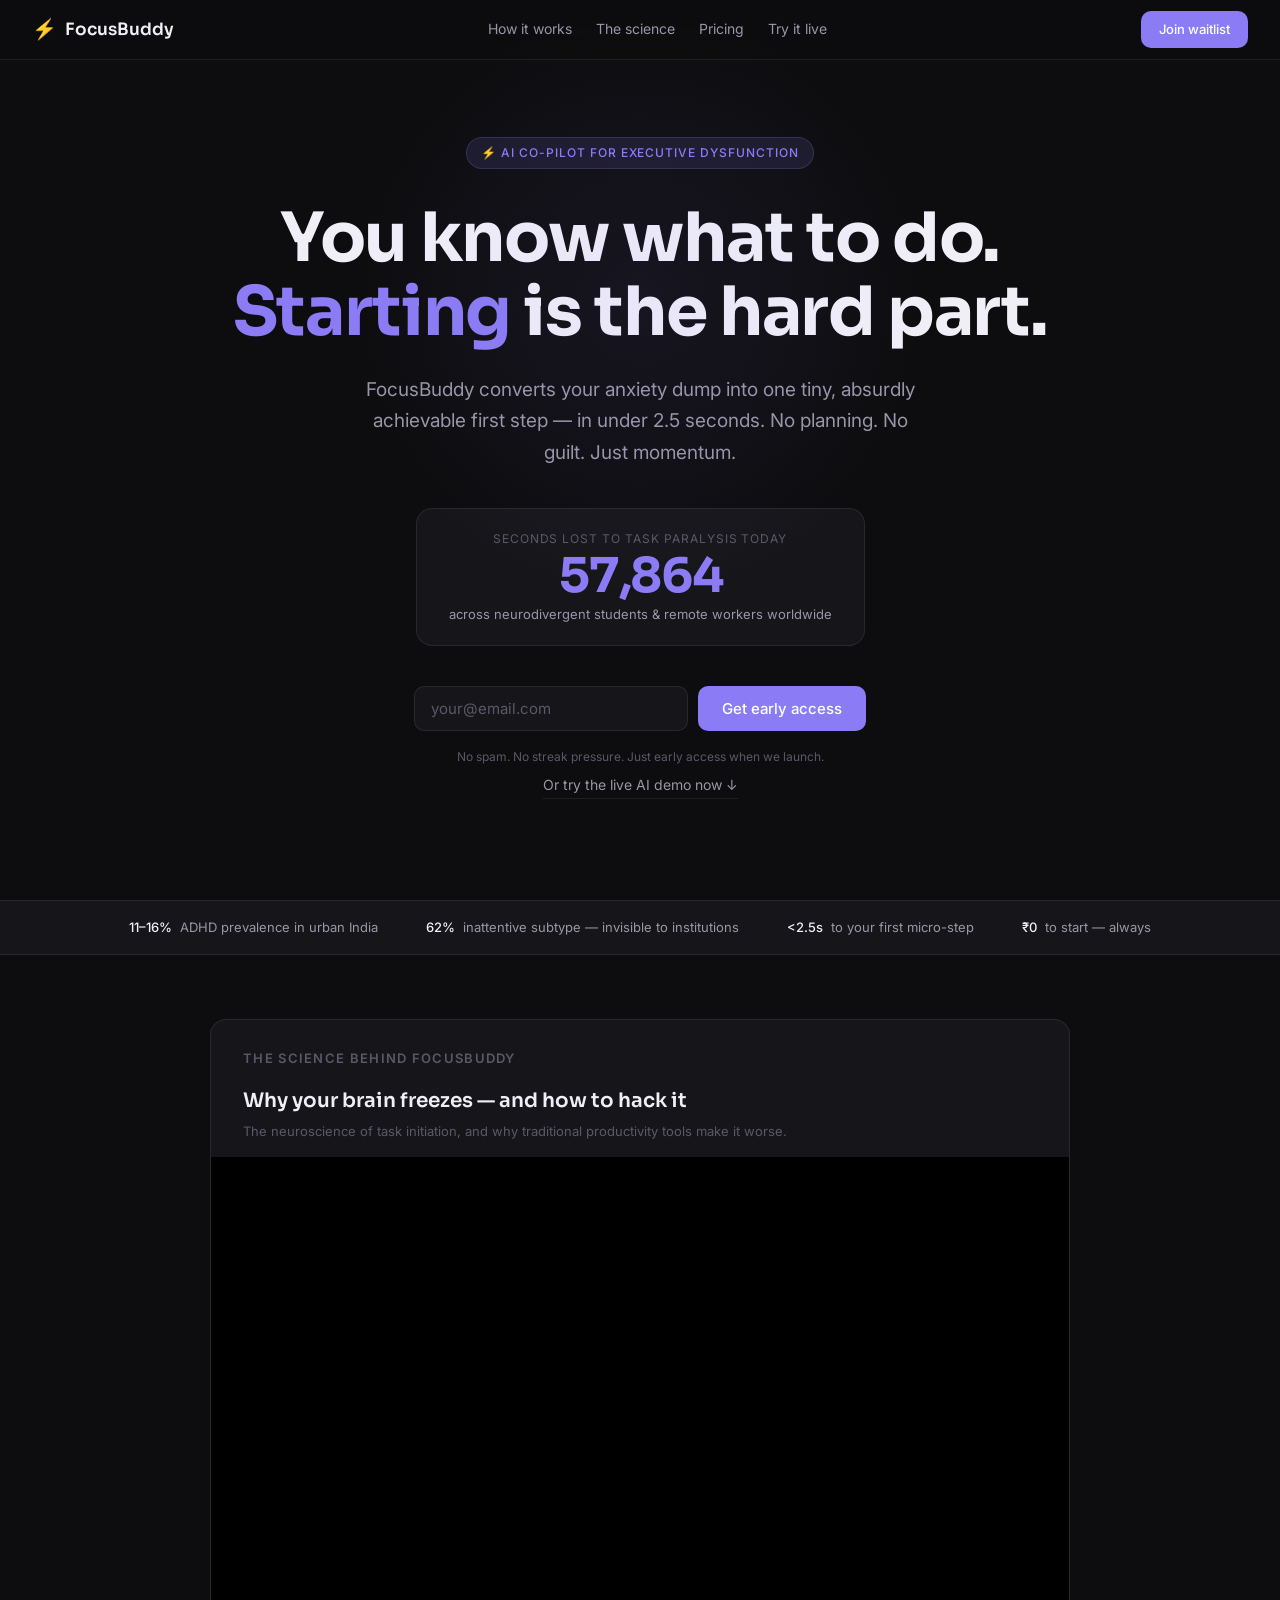
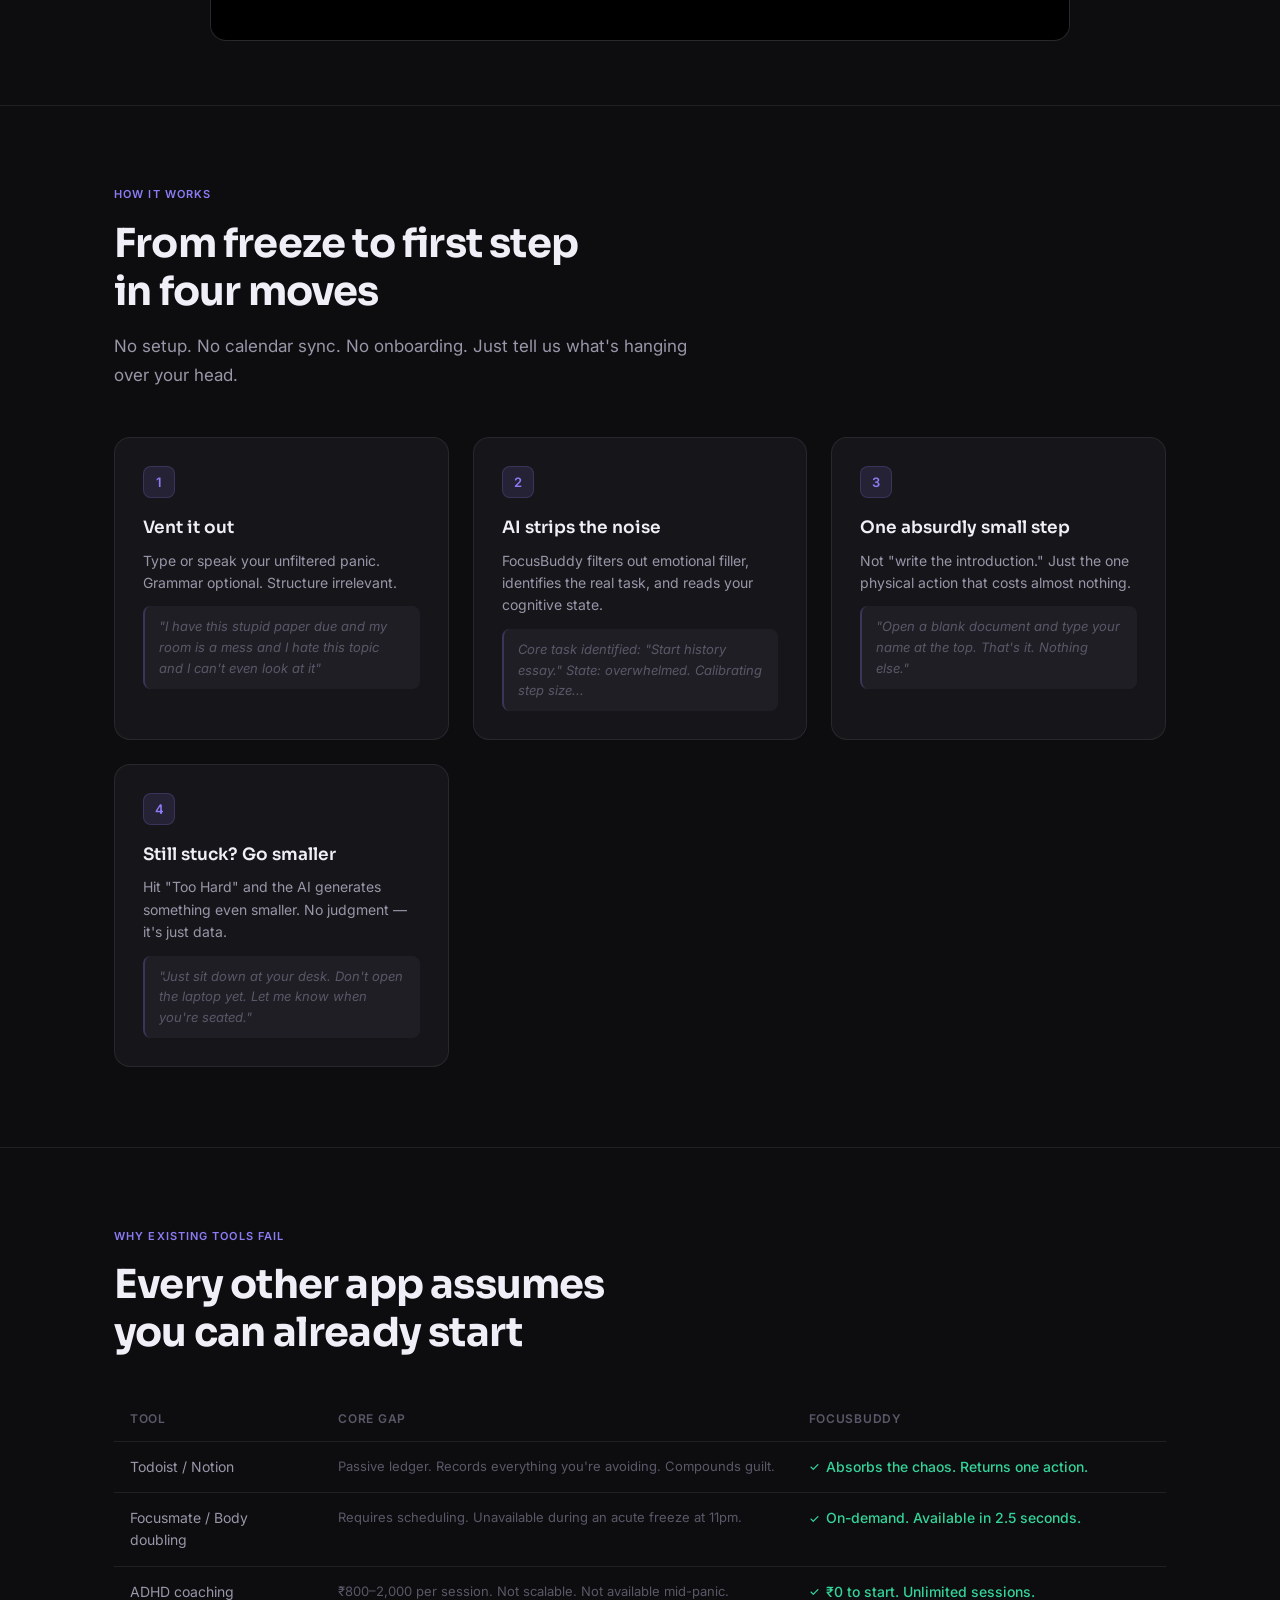
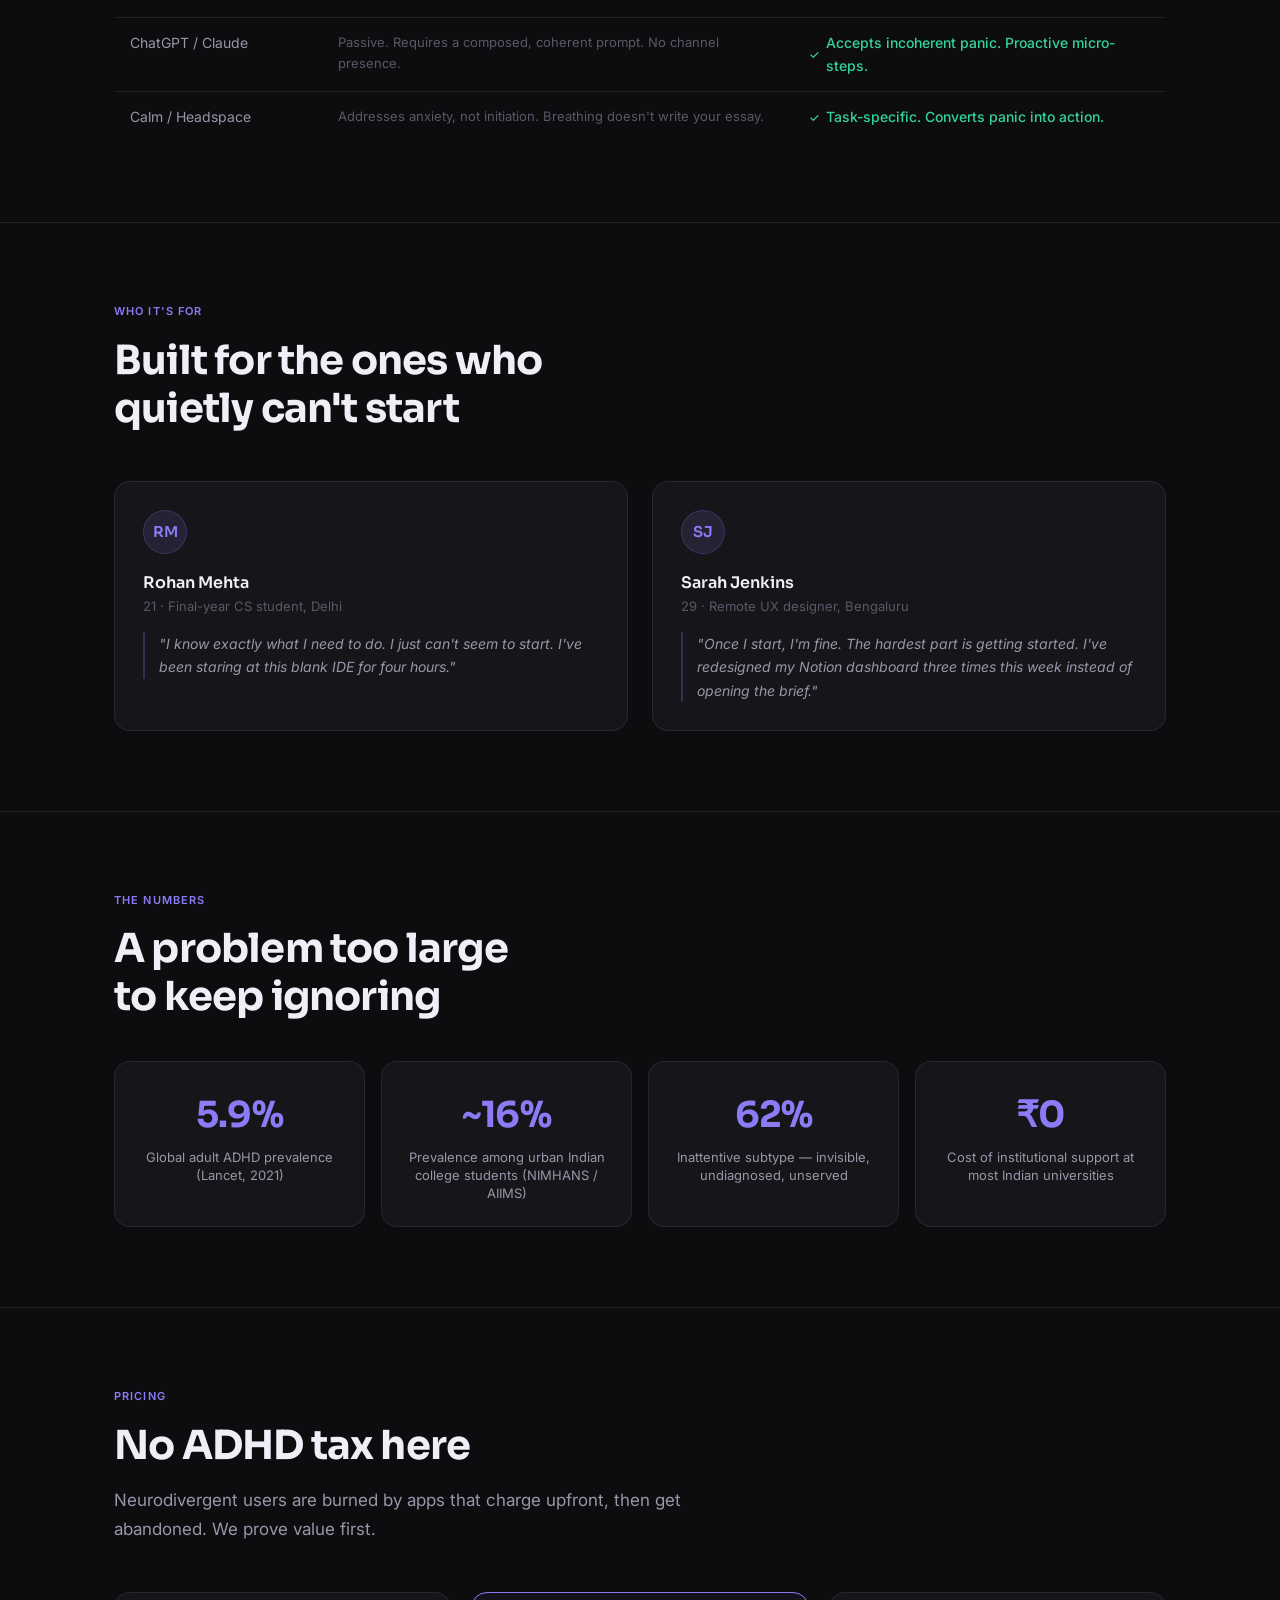
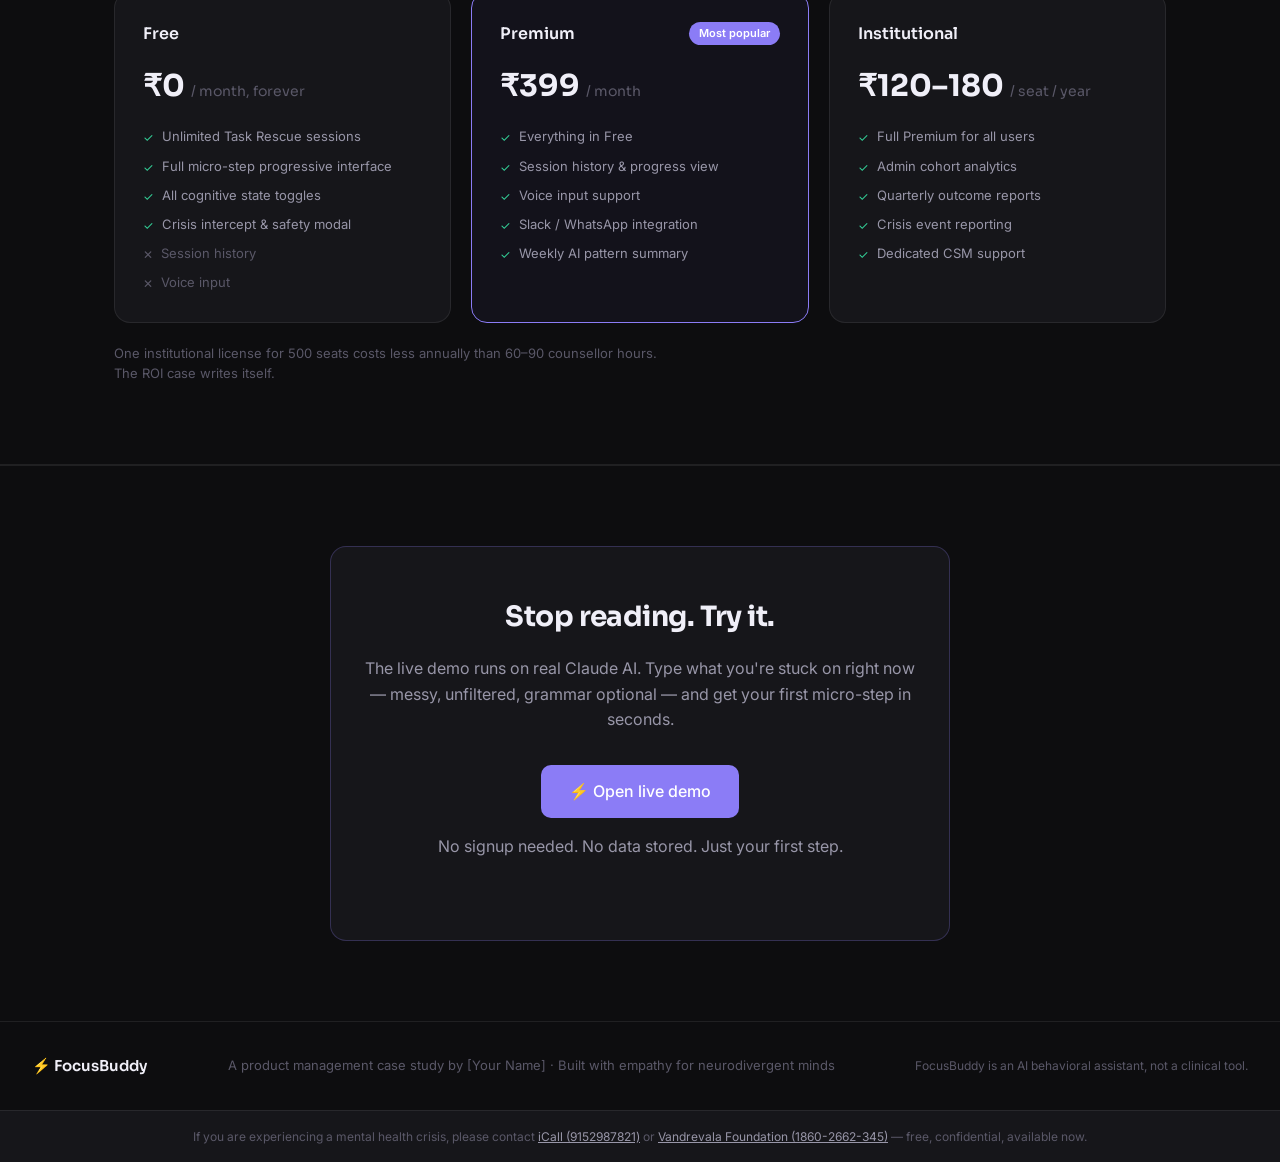
<file: docs/index.html>
<!DOCTYPE html>
<html lang="en">
<head>
<meta charset="UTF-8">
<meta name="viewport" content="width=device-width, initial-scale=1.0">
<title>FocusBuddy — Break the freeze. Take one step.</title>
<meta name="description" content="AI co-pilot for ADHD and executive dysfunction. Stop the paralysis loop. Get your first micro-step in seconds.">
<link rel="preconnect" href="https://fonts.googleapis.com">
<link rel="preconnect" href="https://fonts.gstatic.com" crossorigin>
<link href="https://fonts.googleapis.com/css2?family=Inter:wght@300;400;500;600&family=Sora:wght@400;600;700&display=swap" rel="stylesheet">

<style>
  *, *::before, *::after { box-sizing: border-box; margin: 0; padding: 0; }

  :root {
    --bg: #0D0D0F;
    --surface: #16161A;
    --surface-2: #1E1E24;
    --border: rgba(255,255,255,0.08);
    --border-hover: rgba(255,255,255,0.16);
    --violet: #8B7CF6;
    --violet-soft: rgba(139,124,246,0.12);
    --violet-mid: rgba(139,124,246,0.25);
    --green: #34D399;
    --text-primary: #F0EFF8;
    --text-secondary: #9896A8;
    --text-muted: #5A5868;
    --font-display: 'Sora', sans-serif;
    --font-body: 'Inter', sans-serif;
    --radius: 10px;
    --radius-lg: 16px;
  }

  html { scroll-behavior: smooth; }

  body {
    background: var(--bg);
    color: var(--text-primary);
    font-family: var(--font-body);
    line-height: 1.6;
    -webkit-font-smoothing: antialiased;
  }

  /* NAV */
  nav {
    position: fixed; top: 0; left: 0; right: 0; z-index: 100;
    display: flex; align-items: center; justify-content: space-between;
    padding: 0 2rem; height: 60px;
    background: rgba(13,13,15,0.85);
    backdrop-filter: blur(12px);
    border-bottom: 1px solid var(--border);
  }
  .nav-logo { font-family: var(--font-display); font-size: 17px; font-weight: 600; color: var(--text-primary); display: flex; align-items: center; gap: 8px; text-decoration: none; }
  .nav-logo .bolt { color: var(--violet); font-size: 20px; }
  .nav-links { display: flex; align-items: center; gap: 1.5rem; }
  .nav-links a { font-size: 14px; color: var(--text-secondary); text-decoration: none; transition: color 0.15s; }
  .nav-links a:hover { color: var(--text-primary); }
  .nav-cta { background: var(--violet); color: #fff; border: none; border-radius: var(--radius); padding: 8px 18px; font-size: 13px; font-weight: 500; cursor: pointer; font-family: var(--font-body); text-decoration: none; transition: opacity 0.15s; }
  .nav-cta:hover { opacity: 0.85; }

  /* HERO */
  .hero {
    min-height: 100vh;
    display: flex; flex-direction: column; align-items: center; justify-content: center;
    padding: 100px 1.5rem 4rem;
    text-align: center;
    position: relative; overflow: hidden;
  }
  .hero::before {
    content: '';
    position: absolute; top: 0; left: 50%; transform: translateX(-50%);
    width: 600px; height: 600px;
    background: radial-gradient(circle, rgba(139,124,246,0.08) 0%, transparent 70%);
    pointer-events: none;
  }

  .hero-eyebrow {
    display: inline-flex; align-items: center; gap: 6px;
    font-size: 12px; font-weight: 500; letter-spacing: 0.08em; text-transform: uppercase;
    color: var(--violet); background: var(--violet-soft);
    border: 1px solid rgba(139,124,246,0.2);
    border-radius: 20px; padding: 5px 14px; margin-bottom: 2rem;
  }

  .hero h1 {
    font-family: var(--font-display);
    font-size: clamp(36px, 6vw, 68px);
    font-weight: 700; line-height: 1.1;
    color: var(--text-primary);
    max-width: 820px; margin-bottom: 1.5rem;
    letter-spacing: -0.02em;
  }
  .hero h1 em { font-style: normal; color: var(--violet); }

  .hero-sub {
    font-size: clamp(16px, 2vw, 19px);
    color: var(--text-secondary);
    max-width: 560px; margin-bottom: 2.5rem;
    line-height: 1.65;
  }

  /* FREEZE COUNTER */
  .freeze-counter {
    background: var(--surface);
    border: 1px solid var(--border);
    border-radius: var(--radius-lg);
    padding: 1.25rem 2rem;
    margin-bottom: 2.5rem;
    display: inline-flex; flex-direction: column; align-items: center; gap: 4px;
  }
  .counter-label { font-size: 12px; color: var(--text-muted); text-transform: uppercase; letter-spacing: 0.08em; }
  .counter-number {
    font-family: var(--font-display);
    font-size: 48px; font-weight: 700;
    color: var(--violet);
    letter-spacing: -0.03em;
    line-height: 1;
    font-variant-numeric: tabular-nums;
  }
  .counter-sub { font-size: 13px; color: var(--text-secondary); }

  /* WAITLIST FORM */
  .waitlist-form {
    display: flex; gap: 10px; flex-wrap: wrap; justify-content: center;
    margin-bottom: 1rem; width: 100%; max-width: 480px;
  }
  .waitlist-form input[type="email"] {
    flex: 1; min-width: 220px;
    background: var(--surface); border: 1px solid var(--border);
    border-radius: var(--radius); padding: 12px 16px;
    font-size: 15px; color: var(--text-primary);
    font-family: var(--font-body);
    transition: border-color 0.15s;
    outline: none;
  }
  .waitlist-form input[type="email"]:focus { border-color: var(--violet); }
  .waitlist-form input[type="email"]::placeholder { color: var(--text-muted); }
  .btn-waitlist {
    background: var(--violet); color: #fff;
    border: none; border-radius: var(--radius);
    padding: 12px 24px; font-size: 15px; font-weight: 500;
    cursor: pointer; font-family: var(--font-body);
    white-space: nowrap; transition: opacity 0.15s;
  }
  .btn-waitlist:hover { opacity: 0.85; }
  .waitlist-note { font-size: 12px; color: var(--text-muted); }
  .waitlist-success {
    display: none; align-items: center; gap: 8px;
    background: rgba(52,211,153,0.1); border: 1px solid rgba(52,211,153,0.2);
    border-radius: var(--radius); padding: 12px 20px;
    font-size: 14px; color: var(--green); margin-bottom: 1rem;
  }

  .hero-demo-link {
    display: inline-flex; align-items: center; gap: 6px;
    font-size: 14px; color: var(--text-secondary);
    text-decoration: none; margin-top: 0.5rem;
    border-bottom: 1px solid var(--border); padding-bottom: 1px;
    transition: color 0.15s;
  }
  .hero-demo-link:hover { color: var(--violet); border-color: var(--violet); }

  /* SOCIAL PROOF BAR */
  .proof-bar {
    background: var(--surface);
    border-top: 1px solid var(--border);
    border-bottom: 1px solid var(--border);
    padding: 1rem 2rem;
    display: flex; align-items: center; justify-content: center;
    gap: 3rem; flex-wrap: wrap;
  }
  .proof-item { display: flex; align-items: center; gap: 8px; font-size: 13px; color: var(--text-secondary); }
  .proof-item strong { color: var(--text-primary); font-weight: 500; }

  /* SECTIONS */
  section { padding: 5rem 1.5rem; max-width: 1100px; margin: 0 auto; }
  .section-eyebrow { font-size: 11px; font-weight: 600; letter-spacing: 0.1em; text-transform: uppercase; color: var(--violet); margin-bottom: 1rem; }
  .section-title { font-family: var(--font-display); font-size: clamp(26px, 4vw, 40px); font-weight: 700; color: var(--text-primary); line-height: 1.2; margin-bottom: 1rem; letter-spacing: -0.02em; }
  .section-body { font-size: 17px; color: var(--text-secondary); line-height: 1.7; max-width: 600px; }

  /* VIDEO SECTION */
  .video-section { padding: 4rem 1.5rem; }
  .video-wrap {
    max-width: 860px; margin: 0 auto;
    background: var(--surface); border: 1px solid var(--border);
    border-radius: var(--radius-lg); overflow: hidden;
  }
  .video-header { padding: 1.5rem 2rem 1rem; }
  .video-header p { font-size: 13px; color: var(--text-muted); margin-top: 4px; }
  .video-header h2 { font-family: var(--font-display); font-size: 20px; font-weight: 600; color: var(--text-primary); }
  .video-embed {
    position: relative; padding-bottom: 56.25%; height: 0; overflow: hidden;
    background: #000;
  }
  .video-embed iframe {
    position: absolute; top: 0; left: 0; width: 100%; height: 100%;
    border: none;
  }

  /* HOW IT WORKS */
  .how-grid {
    display: grid; grid-template-columns: repeat(auto-fit, minmax(280px, 1fr));
    gap: 1.5rem; margin-top: 3rem;
  }
  .how-card {
    background: var(--surface); border: 1px solid var(--border);
    border-radius: var(--radius-lg); padding: 1.75rem;
    transition: border-color 0.2s;
  }
  .how-card:hover { border-color: var(--border-hover); }
  .how-step {
    width: 32px; height: 32px; border-radius: 8px;
    background: var(--violet-soft); border: 1px solid rgba(139,124,246,0.2);
    display: flex; align-items: center; justify-content: center;
    font-size: 13px; font-weight: 600; color: var(--violet);
    margin-bottom: 1rem;
  }
  .how-card h3 { font-family: var(--font-display); font-size: 17px; font-weight: 600; color: var(--text-primary); margin-bottom: 8px; }
  .how-card p { font-size: 14px; color: var(--text-secondary); line-height: 1.6; }
  .how-example {
    margin-top: 12px; background: var(--surface-2);
    border-radius: 8px; padding: 10px 14px;
    font-size: 13px; color: var(--text-muted); font-style: italic;
    border-left: 2px solid var(--violet-mid);
  }

  /* COMPARISON */
  .compare-table {
    width: 100%; border-collapse: collapse; margin-top: 2.5rem;
    font-size: 14px;
  }
  .compare-table th {
    padding: 12px 16px; text-align: left;
    font-size: 12px; font-weight: 600; letter-spacing: 0.06em; text-transform: uppercase;
    color: var(--text-muted); border-bottom: 1px solid var(--border);
  }
  .compare-table td { padding: 14px 16px; border-bottom: 1px solid var(--border); vertical-align: top; }
  .compare-table tr:last-child td { border-bottom: none; }
  .compare-table td:first-child { color: var(--text-secondary); }
  .compare-table td.gap { color: var(--text-muted); font-size: 13px; }
  .fb-cell { color: var(--green); font-weight: 500; display: flex; align-items: center; gap: 6px; }
  .fb-cell::before { content: '✓'; font-size: 12px; }
  .compare-table tr:hover td { background: rgba(255,255,255,0.02); }

  /* PERSONAS */
  .persona-grid { display: grid; grid-template-columns: repeat(auto-fit, minmax(300px, 1fr)); gap: 1.5rem; margin-top: 3rem; }
  .persona-card {
    background: var(--surface); border: 1px solid var(--border);
    border-radius: var(--radius-lg); padding: 1.75rem;
  }
  .persona-avatar {
    width: 44px; height: 44px; border-radius: 50%;
    background: var(--violet-soft); border: 1px solid rgba(139,124,246,0.2);
    display: flex; align-items: center; justify-content: center;
    font-family: var(--font-display); font-size: 15px; font-weight: 600; color: var(--violet);
    margin-bottom: 1rem;
  }
  .persona-card h3 { font-family: var(--font-display); font-size: 16px; font-weight: 600; color: var(--text-primary); }
  .persona-card .role { font-size: 13px; color: var(--text-muted); margin-bottom: 1rem; }
  .persona-quote {
    font-size: 14px; color: var(--text-secondary); line-height: 1.65;
    font-style: italic; border-left: 2px solid var(--violet-mid);
    padding-left: 14px;
  }

  /* METRICS */
  .metrics-row { display: grid; grid-template-columns: repeat(auto-fit, minmax(180px, 1fr)); gap: 1rem; margin-top: 2.5rem; }
  .metric-card {
    background: var(--surface); border: 1px solid var(--border);
    border-radius: var(--radius-lg); padding: 1.5rem;
    text-align: center;
  }
  .metric-number { font-family: var(--font-display); font-size: 36px; font-weight: 700; color: var(--violet); letter-spacing: -0.02em; }
  .metric-label { font-size: 13px; color: var(--text-secondary); margin-top: 4px; line-height: 1.4; }

  /* PRICING */
  .pricing-grid { display: grid; grid-template-columns: repeat(auto-fit, minmax(240px, 1fr)); gap: 1.25rem; margin-top: 3rem; }
  .pricing-card {
    background: var(--surface); border: 1px solid var(--border);
    border-radius: var(--radius-lg); padding: 1.75rem;
    display: flex; flex-direction: column; gap: 1rem;
    transition: border-color 0.2s;
  }
  .pricing-card.featured { border-color: var(--violet); background: rgba(139,124,246,0.05); }
  .pricing-card h3 { font-family: var(--font-display); font-size: 16px; font-weight: 600; color: var(--text-primary); }
  .pricing-price { font-family: var(--font-display); font-size: 30px; font-weight: 700; color: var(--text-primary); }
  .pricing-price span { font-size: 14px; font-weight: 400; color: var(--text-muted); }
  .pricing-features { list-style: none; display: flex; flex-direction: column; gap: 8px; flex: 1; }
  .pricing-features li { font-size: 13px; color: var(--text-secondary); display: flex; align-items: flex-start; gap: 8px; }
  .pricing-features li::before { content: '✓'; color: var(--green); font-size: 12px; margin-top: 2px; flex-shrink: 0; }
  .pricing-features li.no::before { content: '✕'; color: var(--text-muted); }
  .pricing-features li.no { color: var(--text-muted); }
  .pricing-badge { font-size: 11px; font-weight: 600; background: var(--violet); color: #fff; border-radius: 20px; padding: 3px 10px; display: inline-block; }

  /* DEMO CTA */
  .demo-cta-section {
    padding: 5rem 1.5rem;
    text-align: center;
    border-top: 1px solid var(--border);
  }
  .demo-box {
    max-width: 620px; margin: 0 auto;
    background: var(--surface); border: 1px solid rgba(139,124,246,0.25);
    border-radius: var(--radius-lg); padding: 3rem 2rem;
  }
  .demo-box h2 { font-family: var(--font-display); font-size: 28px; font-weight: 700; color: var(--text-primary); margin-bottom: 1rem; letter-spacing: -0.02em; }
  .demo-box p { font-size: 16px; color: var(--text-secondary); margin-bottom: 2rem; line-height: 1.6; }
  .btn-demo {
    display: inline-flex; align-items: center; gap: 8px;
    background: var(--violet); color: #fff;
    border: none; border-radius: var(--radius); padding: 14px 28px;
    font-size: 16px; font-weight: 500; cursor: pointer;
    font-family: var(--font-body); text-decoration: none;
    transition: opacity 0.15s;
  }
  .btn-demo:hover { opacity: 0.85; }
  .demo-note { font-size: 13px; color: var(--text-muted); margin-top: 1rem; }

  /* FOOTER */
  footer {
    border-top: 1px solid var(--border);
    padding: 2rem 2rem;
    display: flex; align-items: center; justify-content: space-between; flex-wrap: wrap; gap: 1rem;
  }
  footer .footer-logo { font-family: var(--font-display); font-size: 15px; font-weight: 600; color: var(--text-primary); }
  footer p { font-size: 13px; color: var(--text-muted); }
  .crisis-line { font-size: 12px; color: var(--text-muted); text-align: center; padding: 1rem 2rem; background: var(--surface); border-top: 1px solid var(--border); }
  .crisis-line a { color: var(--text-secondary); }

  /* DIVIDER */
  .divider { border: none; border-top: 1px solid var(--border); margin: 0; }

  @media (max-width: 600px) {
    nav { padding: 0 1rem; }
    .nav-links { display: none; }
    .proof-bar { gap: 1.5rem; }
    .compare-table { font-size: 13px; }
    .compare-table th, .compare-table td { padding: 10px 10px; }
  }

  /* SCROLL ANIMATIONS */
  .fade-up { opacity: 0; transform: translateY(20px); transition: opacity 0.5s ease, transform 0.5s ease; }
  .fade-up.visible { opacity: 1; transform: translateY(0); }
</style>
</head>
<body>

<!-- NAV -->
<nav>
  <a href="#" class="nav-logo"><span class="bolt">⚡</span> FocusBuddy</a>
  <div class="nav-links">
    <a href="#how">How it works</a>
    <a href="#video">The science</a>
    <a href="#pricing">Pricing</a>
    <a href="#demo">Try it live</a>
  </div>
  <a href="#waitlist" class="nav-cta">Join waitlist</a>
</nav>

<!-- HERO -->
<section class="hero">
  <div class="hero-eyebrow">⚡ AI co-pilot for executive dysfunction</div>
  <h1>You know what to do.<br><em>Starting</em> is the hard part.</h1>
  <p class="hero-sub">FocusBuddy converts your anxiety dump into one tiny, absurdly achievable first step — in under 2.5 seconds. No planning. No guilt. Just momentum.</p>

  <!-- SIGNATURE ELEMENT: Live freeze counter -->
  <div class="freeze-counter" aria-label="Live freeze time counter">
    <div class="counter-label">Seconds lost to task paralysis today</div>
    <div class="counter-number" id="freeze-counter">0</div>
    <div class="counter-sub">across neurodivergent students &amp; remote workers worldwide</div>
  </div>

  <!-- WAITLIST -->
  <div id="waitlist">
    <div class="waitlist-success" id="waitlist-success" role="alert">
      ✓ You're on the list. We'll reach out for early access.
    </div>
    <form class="waitlist-form" onsubmit="handleWaitlist(event)">
      <input type="email" id="email-input" placeholder="your@email.com" required autocomplete="email" aria-label="Email address">
      <button type="submit" class="btn-waitlist">Get early access</button>
    </form>
    <p class="waitlist-note">No spam. No streak pressure. Just early access when we launch.</p>
  </div>

  <a href="#demo" class="hero-demo-link">Or try the live AI demo now ↓</a>
</section>

<!-- PROOF BAR -->
<div class="proof-bar">
  <div class="proof-item"><strong>11–16%</strong> ADHD prevalence in urban India</div>
  <div class="proof-item"><strong>62%</strong> inattentive subtype — invisible to institutions</div>
  <div class="proof-item"><strong>&lt;2.5s</strong> to your first micro-step</div>
  <div class="proof-item"><strong>₹0</strong> to start — always</div>
</div>

<!-- VIDEO SECTION -->
<div class="video-section" id="video">
  <div class="video-wrap fade-up">
    <div class="video-header">
      <p class="section-eyebrow">The science behind FocusBuddy</p>
      <h2>Why your brain freezes — and how to hack it</h2>
      <p>The neuroscience of task initiation, and why traditional productivity tools make it worse.</p>
    </div>
    <div class="video-embed">
      <iframe
        src="https://www.loom.com/embed/d588100bf5944031bf248e8a526b0e32"
        allowfullscreen>
      </iframe>
    </div>
  </div>
</div>

<hr class="divider">

<!-- HOW IT WORKS -->
<section id="how">
  <p class="section-eyebrow fade-up">How it works</p>
  <h2 class="section-title fade-up">From freeze to first step<br>in four moves</h2>
  <p class="section-body fade-up">No setup. No calendar sync. No onboarding. Just tell us what's hanging over your head.</p>
  <div class="how-grid">
    <div class="how-card fade-up">
      <div class="how-step">1</div>
      <h3>Vent it out</h3>
      <p>Type or speak your unfiltered panic. Grammar optional. Structure irrelevant.</p>
      <div class="how-example">"I have this stupid paper due and my room is a mess and I hate this topic and I can't even look at it"</div>
    </div>
    <div class="how-card fade-up">
      <div class="how-step">2</div>
      <h3>AI strips the noise</h3>
      <p>FocusBuddy filters out emotional filler, identifies the real task, and reads your cognitive state.</p>
      <div class="how-example">Core task identified: "Start history essay." State: overwhelmed. Calibrating step size...</div>
    </div>
    <div class="how-card fade-up">
      <div class="how-step">3</div>
      <h3>One absurdly small step</h3>
      <p>Not "write the introduction." Just the one physical action that costs almost nothing.</p>
      <div class="how-example">"Open a blank document and type your name at the top. That's it. Nothing else."</div>
    </div>
    <div class="how-card fade-up">
      <div class="how-step">4</div>
      <h3>Still stuck? Go smaller</h3>
      <p>Hit "Too Hard" and the AI generates something even smaller. No judgment — it's just data.</p>
      <div class="how-example">"Just sit down at your desk. Don't open the laptop yet. Let me know when you're seated."</div>
    </div>
  </div>
</section>

<hr class="divider">

<!-- PROBLEM / COMPARISON -->
<section>
  <p class="section-eyebrow fade-up">Why existing tools fail</p>
  <h2 class="section-title fade-up">Every other app assumes<br>you can already start</h2>
  <table class="compare-table fade-up" aria-label="Comparison of FocusBuddy with other tools">
    <thead>
      <tr>
        <th>Tool</th>
        <th>Core gap</th>
        <th>FocusBuddy</th>
      </tr>
    </thead>
    <tbody>
      <tr>
        <td>Todoist / Notion</td>
        <td class="gap">Passive ledger. Records everything you're avoiding. Compounds guilt.</td>
        <td><span class="fb-cell">Absorbs the chaos. Returns one action.</span></td>
      </tr>
      <tr>
        <td>Focusmate / Body doubling</td>
        <td class="gap">Requires scheduling. Unavailable during an acute freeze at 11pm.</td>
        <td><span class="fb-cell">On-demand. Available in 2.5 seconds.</span></td>
      </tr>
      <tr>
        <td>ADHD coaching</td>
        <td class="gap">₹800–2,000 per session. Not scalable. Not available mid-panic.</td>
        <td><span class="fb-cell">₹0 to start. Unlimited sessions.</span></td>
      </tr>
      <tr>
        <td>ChatGPT / Claude</td>
        <td class="gap">Passive. Requires a composed, coherent prompt. No channel presence.</td>
        <td><span class="fb-cell">Accepts incoherent panic. Proactive micro-steps.</span></td>
      </tr>
      <tr>
        <td>Calm / Headspace</td>
        <td class="gap">Addresses anxiety, not initiation. Breathing doesn't write your essay.</td>
        <td><span class="fb-cell">Task-specific. Converts panic into action.</span></td>
      </tr>
    </tbody>
  </table>
</section>

<hr class="divider">

<!-- PERSONAS -->
<section>
  <p class="section-eyebrow fade-up">Who it's for</p>
  <h2 class="section-title fade-up">Built for the ones who<br>quietly can't start</h2>
  <div class="persona-grid">
    <div class="persona-card fade-up">
      <div class="persona-avatar">RM</div>
      <h3>Rohan Mehta</h3>
      <div class="role">21 · Final-year CS student, Delhi</div>
      <div class="persona-quote">"I know exactly what I need to do. I just can't seem to start. I've been staring at this blank IDE for four hours."</div>
    </div>
    <div class="persona-card fade-up">
      <div class="persona-avatar">SJ</div>
      <h3>Sarah Jenkins</h3>
      <div class="role">29 · Remote UX designer, Bengaluru</div>
      <div class="persona-quote">"Once I start, I'm fine. The hardest part is getting started. I've redesigned my Notion dashboard three times this week instead of opening the brief."</div>
    </div>
  </div>
</section>

<hr class="divider">

<!-- METRICS -->
<section>
  <p class="section-eyebrow fade-up">The numbers</p>
  <h2 class="section-title fade-up">A problem too large<br>to keep ignoring</h2>
  <div class="metrics-row">
    <div class="metric-card fade-up">
      <div class="metric-number">5.9%</div>
      <div class="metric-label">Global adult ADHD prevalence (Lancet, 2021)</div>
    </div>
    <div class="metric-card fade-up">
      <div class="metric-number">~16%</div>
      <div class="metric-label">Prevalence among urban Indian college students (NIMHANS / AIIMS)</div>
    </div>
    <div class="metric-card fade-up">
      <div class="metric-number">62%</div>
      <div class="metric-label">Inattentive subtype — invisible, undiagnosed, unserved</div>
    </div>
    <div class="metric-card fade-up">
      <div class="metric-number">₹0</div>
      <div class="metric-label">Cost of institutional support at most Indian universities</div>
    </div>
  </div>
</section>

<hr class="divider">

<!-- PRICING -->
<section id="pricing">
  <p class="section-eyebrow fade-up">Pricing</p>
  <h2 class="section-title fade-up">No ADHD tax here</h2>
  <p class="section-body fade-up">Neurodivergent users are burned by apps that charge upfront, then get abandoned. We prove value first.</p>
  <div class="pricing-grid">
    <div class="pricing-card fade-up">
      <h3>Free</h3>
      <div class="pricing-price">₹0 <span>/ month, forever</span></div>
      <ul class="pricing-features">
        <li>Unlimited Task Rescue sessions</li>
        <li>Full micro-step progressive interface</li>
        <li>All cognitive state toggles</li>
        <li>Crisis intercept &amp; safety modal</li>
        <li class="no">Session history</li>
        <li class="no">Voice input</li>
      </ul>
    </div>
    <div class="pricing-card featured fade-up">
      <div style="display:flex;align-items:center;justify-content:space-between;">
        <h3>Premium</h3>
        <span class="pricing-badge">Most popular</span>
      </div>
      <div class="pricing-price">₹399 <span>/ month</span></div>
      <ul class="pricing-features">
        <li>Everything in Free</li>
        <li>Session history &amp; progress view</li>
        <li>Voice input support</li>
        <li>Slack / WhatsApp integration</li>
        <li>Weekly AI pattern summary</li>
      </ul>
    </div>
    <div class="pricing-card fade-up">
      <h3>Institutional</h3>
      <div class="pricing-price">₹120–180 <span>/ seat / year</span></div>
      <ul class="pricing-features">
        <li>Full Premium for all users</li>
        <li>Admin cohort analytics</li>
        <li>Quarterly outcome reports</li>
        <li>Crisis event reporting</li>
        <li>Dedicated CSM support</li>
      </ul>
    </div>
  </div>
  <p style="font-size:13px;color:var(--text-muted);margin-top:1.25rem;max-width:560px;">
    One institutional license for 500 seats costs less annually than 60–90 counsellor hours. The ROI case writes itself.
  </p>
</section>

<hr class="divider">

<!-- LIVE DEMO CTA -->
<div class="demo-cta-section" id="demo">
  <div class="demo-box fade-up">
    <h2>Stop reading. Try it.</h2>
    <p>The live demo runs on real Claude AI. Type what you're stuck on right now — messy, unfiltered, grammar optional — and get your first micro-step in seconds.</p>
    <a href="#" class="btn-demo" onclick="alert('Replace this link with your deployed FocusBuddy demo URL — e.g. your GitHub Pages link or Vercel deployment.')">
      ⚡ Open live demo
    </a>
    <p class="demo-note">No signup needed. No data stored. Just your first step.</p>
  </div>
</div>

<!-- FOOTER -->
<footer>
  <div class="footer-logo">⚡ FocusBuddy</div>
  <p>A product management case study by [Your Name] · Built with empathy for neurodivergent minds</p>
  <p style="font-size:12px;color:var(--text-muted);">FocusBuddy is an AI behavioral assistant, not a clinical tool.</p>
</footer>
<div class="crisis-line">
  If you are experiencing a mental health crisis, please contact <a href="tel:9152987821">iCall (9152987821)</a> or <a href="tel:18602662345">Vandrevala Foundation (1860-2662-345)</a> — free, confidential, available now.
</div>

<script>
  const RATE_PER_SECOND = 7200;
  let count = Math.floor(Date.now() / 1000) % 100000;
  const counterEl = document.getElementById('freeze-counter');
  function updateCounter() {
    count += RATE_PER_SECOND;
    counterEl.textContent = count.toLocaleString('en-IN');
  }
  updateCounter();
  setInterval(updateCounter, 1000);

  function handleWaitlist(e) {
    e.preventDefault();
    const email = document.getElementById('email-input').value;
    if (!email) return;
    document.querySelector('.waitlist-form').style.display = 'none';
    document.querySelector('.waitlist-note').style.display = 'none';
    const success = document.getElementById('waitlist-success');
    success.style.display = 'flex';
    console.log('Waitlist signup:', email);
  }

  const observer = new IntersectionObserver((entries) => {
    entries.forEach(entry => {
      if (entry.isIntersecting) {
        entry.target.classList.add('visible');
        observer.unobserve(entry.target);
      }
    });
  }, { threshold: 0.1 });
  document.querySelectorAll('.fade-up').forEach(el => observer.observe(el));
</script>
</body>
</html>
</file>
